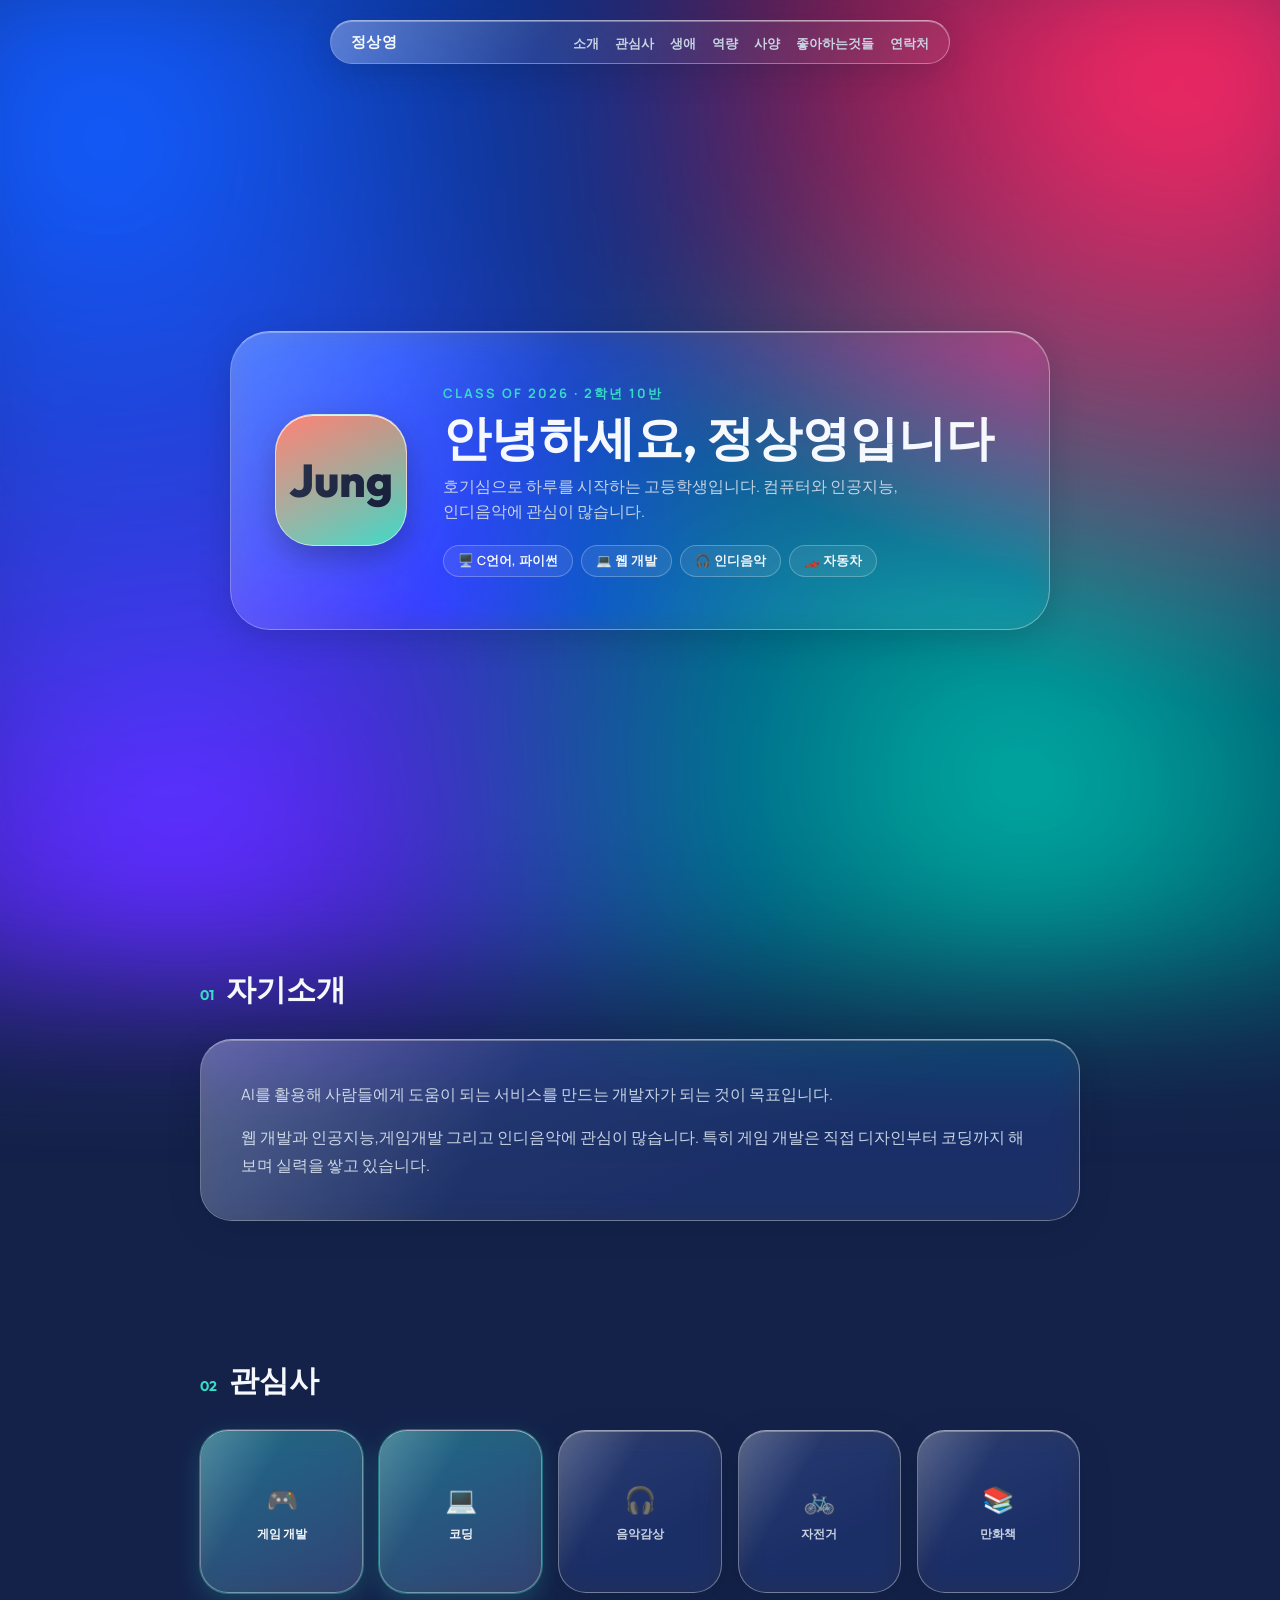
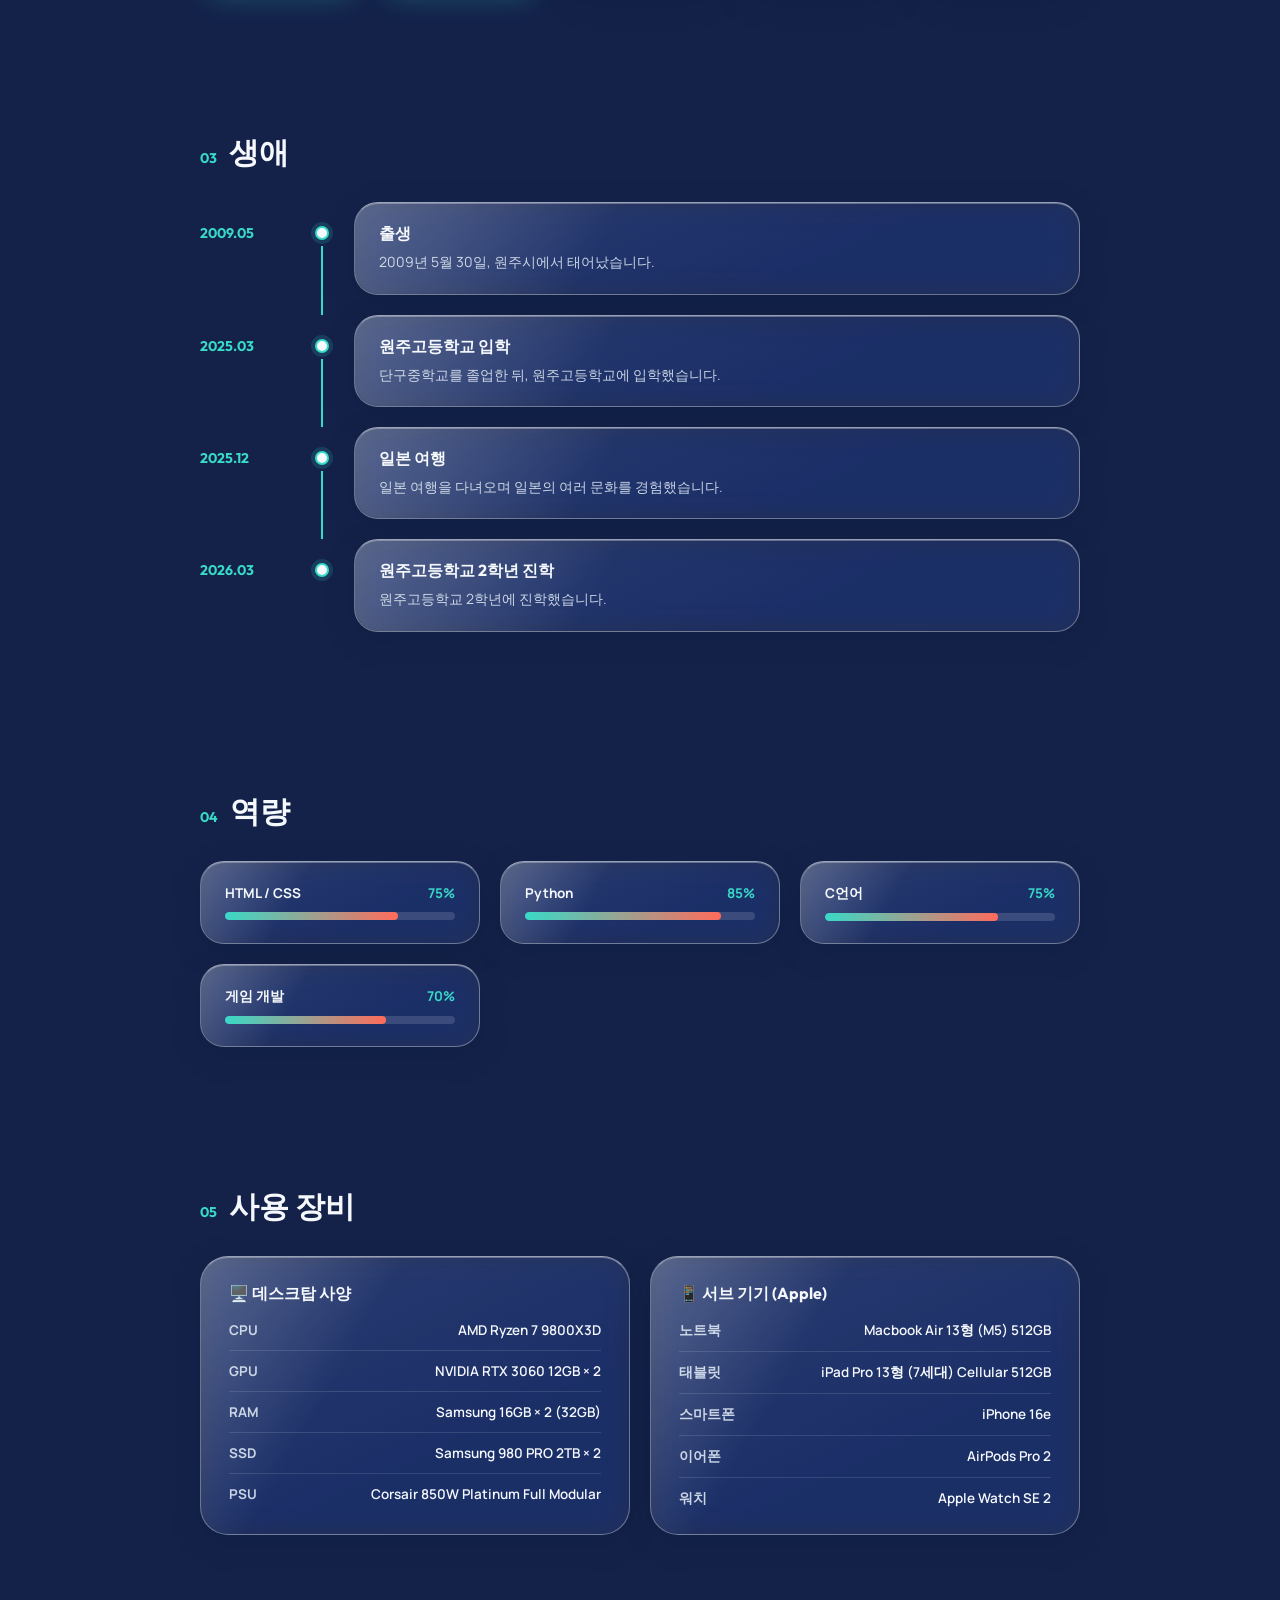
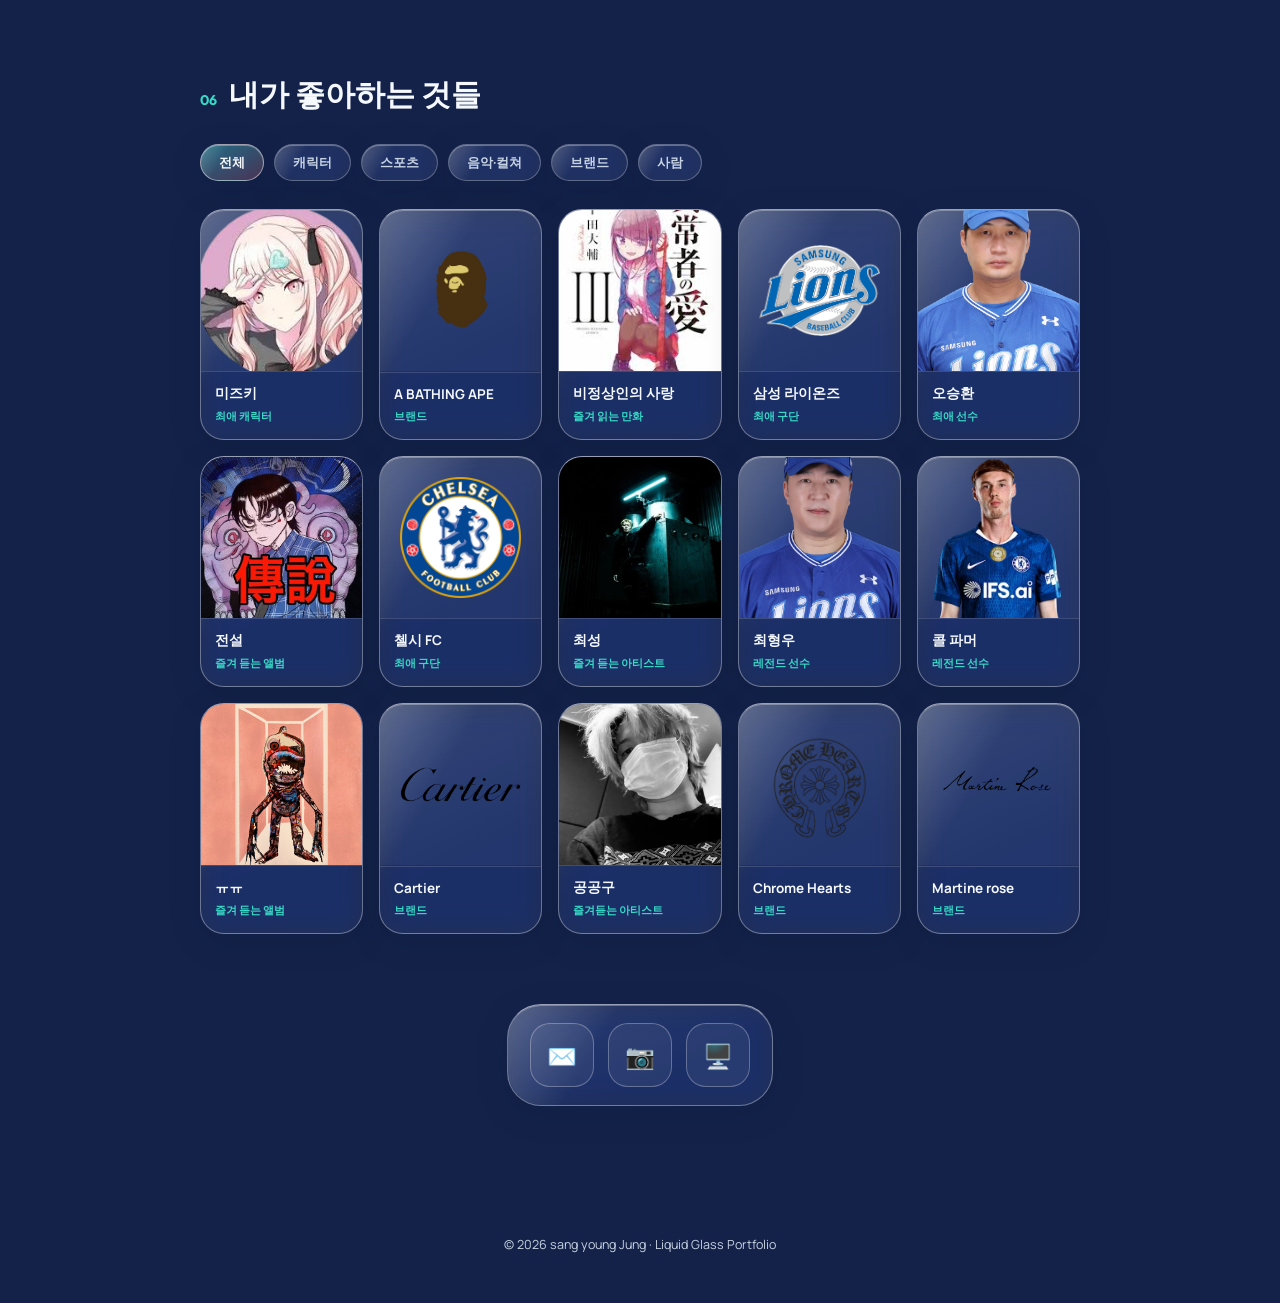
<file: index.html>
<!DOCTYPE html>
<html lang="ko">
<head>
<meta charset="UTF-8">
<meta name="viewport" content="width=device-width, initial-scale=1.0">
<title>정상영 · 자기소개</title>
<link rel="preconnect" href="https://fonts.googleapis.com">
<link href="https://fonts.googleapis.com/css2?family=Outfit:wght@400;500;600;700;800&family=Manrope:wght@400;500;600;700&display=swap" rel="stylesheet">
<style>
  :root{
    --glass-fill: rgba(255,255,255,0.06);
    --glass-fill-strong: rgba(255,255,255,0.12);
    --glass-border: rgba(255,255,255,0.35);
    --glass-shadow: rgba(6,20,45,0.18);
    --ink: #F5F8FC;
    --ink-soft: #C7D3E3;
    --coral: #FF6B5B;
    --cyan: #39D9C7;
    --indigo: #14224A;
  }

  *{ box-sizing:border-box; }
  html,body{ margin:0; padding:0; }
  html{ scroll-behavior:smooth; }

  body{
    font-family:'Manrope', -apple-system, BlinkMacSystemFont, sans-serif;
    color:var(--ink);
    min-height:100vh;
    overflow-x:hidden;
    background: var(--indigo);
  }

  /* ---------- Background: blurred aurora blobs, like the reference wallpapers ---------- */
  .bg{
    position:fixed;
    inset:0;
    z-index:-2;
    background:
      radial-gradient(circle at 15% 20%, #2A6BFF 0%, transparent 45%),
      radial-gradient(circle at 85% 15%, #FF3B6E 0%, transparent 40%),
      radial-gradient(circle at 75% 80%, #12C2B5 0%, transparent 45%),
      radial-gradient(circle at 20% 85%, #6E3BFF 0%, transparent 45%),
      linear-gradient(160deg, #0A1230 0%, #142250 55%, #0A1230 100%);
    filter:blur(60px) saturate(130%);
    transform:scale(1.2);
    animation: drift 22s ease-in-out infinite alternate;
  }
  .bg::after{
    content:'';
    position:absolute; inset:0;
    background:rgba(6,12,30,0.12);
  }
  @keyframes drift{
    0%{ transform:scale(1.2) translate(0,0) rotate(0deg); }
    100%{ transform:scale(1.3) translate(-2%,2%) rotate(4deg); }
  }

  /* ---------- Floating ambient particles ---------- */
  .particles{
    position:fixed; inset:0; z-index:-1; pointer-events:none; overflow:hidden;
  }
  .particle{
    position:absolute;
    border-radius:50%;
    background:radial-gradient(circle at 35% 30%, rgba(255,255,255,0.9), rgba(57,217,199,0.15) 70%, transparent 100%);
    opacity:0.5;
    animation:floatUp linear infinite;
  }
  @keyframes floatUp{
    0%{ transform:translateY(0) translateX(0); opacity:0; }
    10%{ opacity:0.5; }
    90%{ opacity:0.4; }
    100%{ transform:translateY(-110vh) translateX(20px); opacity:0; }
  }

  @media (prefers-reduced-motion: reduce){
    .bg, .particle, *{ animation-duration:0.001ms !important; animation-iteration-count:1 !important; transition-duration:0.001ms !important; }
  }

  /* ---------- Glass base ---------- */
  .glass{
    background: linear-gradient(155deg, var(--glass-fill-strong), var(--glass-fill) 65%);
    -webkit-backdrop-filter: blur(14px) saturate(150%);
    backdrop-filter: blur(14px) saturate(150%);
    border:1px solid var(--glass-border);
    border-top-color:rgba(255,255,255,0.55);
    box-shadow: 0 8px 32px var(--glass-shadow), inset 0 1px 0 rgba(255,255,255,0.3);
    position:relative;
    transition: box-shadow .35s ease, transform .35s ease, border-color .35s ease;
  }
  .glass::before{
    content:'';
    position:absolute; inset:0;
    border-radius:inherit;
    background:linear-gradient(120deg, rgba(255,255,255,0.22) 0%, rgba(255,255,255,0) 35%);
    pointer-events:none;
  }

  a{ color:inherit; }

  /* ---------- Top nav: control-center style capsule ---------- */
  .nav-wrap{
    position:fixed; top:20px; left:50%; transform:translateX(-50%);
    z-index:50; width:min(620px, 92vw);
    animation: navDrop .8s cubic-bezier(.2,.8,.2,1) both;
  }
  @keyframes navDrop{
    0%{ transform:translateX(-50%) translateY(-40px); opacity:0; }
    100%{ transform:translateX(-50%) translateY(0); opacity:1; }
  }
  .nav{
    border-radius:999px;
    display:flex; align-items:center; justify-content:space-between;
    padding:10px 20px;
  }
  .nav .brand{
    font-family:'Outfit', sans-serif; font-weight:700; font-size:15px; letter-spacing:0.3px;
  }
  .nav ul{
    list-style:none; display:flex; gap:16px; margin:0; padding:0;
  }
  .nav a{
    text-decoration:none; font-size:13px; font-weight:600; color:var(--ink-soft);
    transition:color .25s;
    position:relative;
    white-space:nowrap;
  }
  .nav a::after{
    content:'';
    position:absolute; left:0; bottom:-4px;
    width:0%; height:2px; border-radius:2px;
    background:var(--cyan);
    transition:width .3s ease;
  }
  .nav a:hover, .nav a:focus-visible{ color:var(--ink); outline:none; }
  .nav a:hover::after, .nav a:focus-visible::after{ width:100%; }

  section{ position:relative; z-index:1; }

  .wrap{ max-width:920px; margin:0 auto; padding:0 20px; }

  /* ---------- Hero ---------- */
  .hero{
    min-height:100vh;
    display:flex; align-items:center; justify-content:center;
    padding:120px 20px 60px;
  }
  .hero-card{
    border-radius:40px;
    padding:52px 44px;
    display:grid;
    grid-template-columns:auto 1fr;
    gap:36px;
    align-items:center;
    max-width:820px;
    width:100%;
    animation: heroIn 1s cubic-bezier(.2,.8,.2,1) both .15s;
  }
  @keyframes heroIn{
    0%{ opacity:0; transform:translateY(30px) scale(.97); }
    100%{ opacity:1; transform:translateY(0) scale(1); }
  }
  .avatar{
    width:132px; height:132px;
    border-radius:38px;
    background:linear-gradient(155deg, var(--coral), var(--cyan));
    display:flex; align-items:center; justify-content:center;
    font-family:'Outfit', sans-serif; font-weight:800; font-size:46px; color:#0A1230;
    border:1px solid rgba(255,255,255,0.6);
    box-shadow: inset 0 1px 0 rgba(255,255,255,0.8), 0 10px 30px rgba(0,0,0,0.3);
    flex-shrink:0;
    animation: avatarFloat 5s ease-in-out infinite;
  }
  @keyframes avatarFloat{
    0%,100%{ transform:translateY(0) rotate(0deg); }
    50%{ transform:translateY(-10px) rotate(-2deg); }
  }
  .hero-text .eyebrow{
    font-size:13px; font-weight:700; letter-spacing:2px; text-transform:uppercase;
    color:var(--cyan); margin-bottom:8px;
    opacity:0; animation: fadeUp .7s ease both .5s;
  }
  .hero-text h1{
    font-family:'Outfit', sans-serif; font-weight:800; font-size:clamp(32px,5vw,48px);
    margin:0 0 10px; line-height:1.1;
    opacity:0; animation: fadeUp .7s ease both .65s;
  }
  .hero-text p{
    margin:0 0 20px; color:var(--ink-soft); font-size:16px; line-height:1.6; max-width:46ch;
    opacity:0; animation: fadeUp .7s ease both .8s;
  }
  .tags{ display:flex; flex-wrap:wrap; gap:8px;
    opacity:0; animation: fadeUp .7s ease both .95s;
  }
  @keyframes fadeUp{
    0%{ opacity:0; transform:translateY(16px); }
    100%{ opacity:1; transform:translateY(0); }
  }
  .tag{
    padding:6px 14px; border-radius:999px; font-size:12.5px; font-weight:600;
    background:rgba(255,255,255,0.08); border:1px solid rgba(255,255,255,0.25);
    transition:transform .25s, background .25s;
  }
  .tag:hover{ transform:translateY(-3px); background:rgba(255,255,255,0.16); }

  /* Focus-mode style status pill, mirrors the reference control-center switch */
  .status-pill{
    margin-top:24px;
    display:flex; align-items:center; gap:14px;
    border-radius:999px;
    padding:12px 22px;
    width:fit-content;
    cursor:pointer;
    user-select:none;
  }
  .status-pill .moon{
    width:34px; height:34px; border-radius:50%;
    background:radial-gradient(circle at 35% 30%, #fff, var(--cyan) 70%);
    display:flex; align-items:center; justify-content:center; font-size:16px;
    flex-shrink:0;
  }
  .status-pill .label{ font-weight:700; font-size:15px; }
  .status-pill .sub{ font-size:12px; color:var(--ink-soft); display:block; margin-top:1px; }
  .status-pill .chev{ margin-left:auto; opacity:0.6; font-size:14px; }
  .status-pill[data-on="true"]{
    background: linear-gradient(155deg, rgba(255,120,90,0.35), rgba(255,255,255,0.14));
  }

  /* ---------- Section heading ---------- */
  .section-head{
    display:flex; align-items:baseline; gap:12px; margin-bottom:28px;
  }
  .section-head .num{ font-family:'Outfit', sans-serif; color:var(--cyan); font-weight:700; font-size:14px; }
  .section-head h2{
    font-family:'Outfit', sans-serif; font-weight:700; font-size:clamp(22px,3vw,30px); margin:0;
  }

  section.block{ padding:70px 0; }

  /* ---------- Scroll reveal ---------- */
  .reveal{
    opacity:0;
    transform:translateY(36px);
    transition: opacity .8s cubic-bezier(.2,.8,.2,1), transform .8s cubic-bezier(.2,.8,.2,1);
  }
  .reveal.in-view{
    opacity:1;
    transform:translateY(0);
  }
  .reveal-stagger.in-view > *{
    animation: fadeUp .6s cubic-bezier(.2,.8,.2,1) both;
  }
  .reveal-stagger.in-view > *:nth-child(1){ animation-delay:.05s; }
  .reveal-stagger.in-view > *:nth-child(2){ animation-delay:.12s; }
  .reveal-stagger.in-view > *:nth-child(3){ animation-delay:.19s; }
  .reveal-stagger.in-view > *:nth-child(4){ animation-delay:.26s; }
  .reveal-stagger.in-view > *:nth-child(5){ animation-delay:.33s; }
  .reveal-stagger.in-view > *:nth-child(n+6){ animation-delay:.4s; }

  /* ---------- About card ---------- */
  .about-card{
    border-radius:32px; padding:40px;
  }
  .about-card:hover{
    transform:translateY(-4px);
    box-shadow: 0 14px 40px var(--glass-shadow), inset 0 1px 0 rgba(255,255,255,0.3);
  }
  .about-card p{ color:var(--ink-soft); line-height:1.85; font-size:15.5px; margin:0 0 14px; }
  .about-card p:last-child{ margin-bottom:0; }

  /* ---------- Interests grid: circular glass icons + one pill, echoing image 1 ---------- */
  .interests{
    display:grid;
    grid-template-columns:repeat(auto-fit, minmax(110px,1fr));
    gap:16px;
  }
  .interest-orb{
    border-radius:28px;
    aspect-ratio:1/1;
    display:flex; flex-direction:column; align-items:center; justify-content:center;
    gap:8px;
    cursor:pointer;
    transition:transform .25s, background .25s, box-shadow .25s;
  }
  .interest-orb:hover, .interest-orb:focus-visible{ transform:translateY(-4px) scale(1.03); outline:none; }
  .interest-orb:active{ transform:translateY(-1px) scale(.97); }
  .interest-orb .ico{ font-size:26px; display:inline-block; transition:transform .3s ease; }
  .interest-orb:hover .ico{ transform:scale(1.15) rotate(-6deg); }
  .interest-orb .name{ font-size:12px; font-weight:700; color:var(--ink-soft); }
  .interest-orb[data-active="true"]{
    background:linear-gradient(155deg, rgba(57,217,199,0.4), rgba(255,255,255,0.15));
    box-shadow: 0 0 0 1px rgba(57,217,199,0.4), 0 8px 24px rgba(57,217,199,0.2);
  }
  .interest-orb[data-active="true"] .name{ color:var(--ink); }

  /* ---------- Timeline ---------- */
  .timeline{ display:flex; flex-direction:column; gap:0; }
  .t-item{
    display:grid; grid-template-columns:90px 24px 1fr;
    gap:0 20px;
  }
  .t-item .when{ font-family:'Outfit', sans-serif; font-weight:700; font-size:14px; color:var(--cyan); padding-top:22px; }
  .t-item .rail{ display:flex; flex-direction:column; align-items:center; }
  .t-item .dot{
    width:14px; height:14px; border-radius:50%; margin-top:24px;
    background:var(--ink); border:2px solid var(--cyan);
    box-shadow:0 0 0 4px rgba(57,217,199,0.15);
    flex-shrink:0;
    transition: box-shadow .3s ease, transform .3s ease;
  }
  .t-item.in-view .dot{
    animation: pulseDot 1.8s ease-out .1s;
  }
  @keyframes pulseDot{
    0%{ box-shadow:0 0 0 4px rgba(57,217,199,0.15); }
    50%{ box-shadow:0 0 0 10px rgba(57,217,199,0.06); }
    100%{ box-shadow:0 0 0 4px rgba(57,217,199,0.15); }
  }
  .t-item .line{ width:2px; flex:1; background:rgba(255,255,255,0.25); margin-top:6px; position:relative; overflow:hidden; }
  .t-item .line::after{
    content:'';
    position:absolute; left:0; top:0; width:100%; height:0%;
    background:var(--cyan);
    transition:height 1s ease .2s;
  }
  .t-item.in-view .line::after{ height:100%; }
  .t-item:last-child .line{ display:none; }
  .t-card{
    border-radius:24px; padding:20px 24px; margin-bottom:20px;
    opacity:0; transform:translateX(-16px);
    transition:opacity .6s ease, transform .6s ease;
  }
  .t-item.in-view .t-card{ opacity:1; transform:translateX(0); }
  .t-card:hover{ transform:translateX(4px); }
  .t-card h3{ margin:0 0 6px; font-family:'Outfit', sans-serif; font-size:16px; }
  .t-card p{ margin:0; color:var(--ink-soft); font-size:14px; line-height:1.6; }

  /* ---------- Skills ---------- */
  .skills{ display:grid; grid-template-columns:repeat(auto-fit,minmax(220px,1fr)); gap:20px; }
  .skill-card{ border-radius:24px; padding:22px 24px; }
  .skill-card:hover{ transform:translateY(-4px); }
  .skill-card .top{ display:flex; justify-content:space-between; font-size:13.5px; font-weight:700; margin-bottom:10px; }
  .skill-card .top span:last-child{ color:var(--cyan); }
  .meter{ height:8px; border-radius:999px; background:rgba(255,255,255,0.14); overflow:hidden; }
  .meter i{
    display:block; height:100%; border-radius:999px;
    background:linear-gradient(90deg, var(--cyan), var(--coral));
    width:0%;
    position:relative;
    transition:width 1.1s cubic-bezier(.2,.8,.2,1);
  }
  .meter i::after{
    content:'';
    position:absolute; inset:0;
    background:linear-gradient(90deg, transparent, rgba(255,255,255,0.6), transparent);
    transform:translateX(-100%);
    animation:shimmer 2.4s ease-in-out infinite;
    animation-play-state:paused;
  }
  .meter i.animated::after{ animation-play-state:running; }
  @keyframes shimmer{
    0%{ transform:translateX(-100%); }
    100%{ transform:translateX(220%); }
  }

  /* ---------- Specs: PC & Apple device cards ---------- */
  .specs-group{
    display:grid;
    grid-template-columns:repeat(auto-fit, minmax(260px,1fr));
    gap:20px;
  }
  .spec-card{
    border-radius:28px;
    padding:26px 28px;
  }
  .spec-card:hover{
    transform:translateY(-4px);
    box-shadow: 0 14px 40px var(--glass-shadow), inset 0 1px 0 rgba(255,255,255,0.3);
  }
  .spec-card h3{
    font-family:'Outfit', sans-serif; font-weight:700; font-size:16px;
    margin:0 0 16px; display:flex; align-items:center; gap:8px;
  }
  .spec-card ul{
    list-style:none; margin:0; padding:0;
    display:flex; flex-direction:column; gap:11px;
  }
  .spec-card li{
    display:flex; justify-content:space-between; align-items:baseline; gap:14px;
    font-size:13.5px;
    padding-bottom:11px;
    border-bottom:1px solid rgba(255,255,255,0.12);
  }
  .spec-card li:last-child{ border-bottom:none; padding-bottom:0; }
  .spec-card li .k{ color:var(--ink-soft); font-weight:700; white-space:nowrap; }
  .spec-card li .v{ font-weight:600; text-align:right; }

  /* ---------- Favorites: filter chips + glass gallery ---------- */
  .filter-row{
    display:flex; flex-wrap:wrap; gap:10px; margin-bottom:28px;
  }
  .filter-chip{
    padding:8px 18px; border-radius:999px; font-size:13px; font-weight:700;
    cursor:pointer; border:1px solid rgba(255,255,255,0.28);
    background:rgba(255,255,255,0.07); color:var(--ink-soft);
    transition:background .25s, color .25s, transform .2s;
  }
  .filter-chip:hover{ transform:translateY(-2px); }
  .filter-chip:active{ transform:translateY(0) scale(.96); }
  .filter-chip[data-active="true"]{
    background:linear-gradient(155deg, rgba(57,217,199,0.4), rgba(255,107,91,0.25));
    color:var(--ink); border-color:rgba(255,255,255,0.5);
  }

  .fav-grid{
    display:grid;
    grid-template-columns:repeat(auto-fill, minmax(150px, 1fr));
    gap:16px;
    align-items:stretch;
  }
  .fav-card{
    border-radius:24px;
    overflow:hidden;
    display:flex; flex-direction:column;
    height:100%;
    transition:transform .3s, opacity .3s, box-shadow .3s;
    animation: fadeUp .5s ease both;
  }
  .fav-card.is-hidden{
    display:none;
  }
  .fav-card:hover{ transform:translateY(-6px); box-shadow: 0 16px 34px rgba(0,0,0,0.28); }
  .fav-card .frame{
    aspect-ratio:1/1;
    position:relative;
    display:flex; align-items:center; justify-content:center;
    background:rgba(255,255,255,0.04);
    overflow:hidden;
    flex-shrink:0;
  }
  .fav-card .frame img{
    position:absolute;
    inset:0;
    width:100%; height:100%;
    display:block;
    object-fit:cover;
    object-position:center;
    transition:transform .5s ease;
  }
  .fav-card:hover .frame img{ transform:scale(1.08); }
  .fav-card[data-kind="logo"] .frame{ padding:10px; }
  .fav-card[data-kind="logo"] .frame img{
    position:relative;
    inset:auto;
    object-fit:contain;
    padding:10px;
  }
  .fav-card .cap{
    padding:12px 14px 14px;
    border-top:1px solid rgba(255,255,255,0.14);
    margin-top:auto;
  }
  .fav-card .cap .name{ font-weight:700; font-size:13.5px; display:block; }
  .fav-card .cap .cat{ font-size:11px; color:var(--cyan); font-weight:600; }

  /* ---------- Contact dock, echoing image 2's app-icon row ---------- */
  .dock-wrap{ display:flex; justify-content:center; padding:0 0 100px; }
  .dock{
    border-radius:34px;
    padding:18px 22px;
    display:flex; gap:14px;
    flex-wrap:wrap; justify-content:center;
  }
  .dock a{
    width:64px; height:64px; border-radius:20px;
    display:flex; align-items:center; justify-content:center;
    font-size:24px; text-decoration:none;
    background:rgba(255,255,255,0.06);
    border:1px solid rgba(255,255,255,0.28);
    transition:transform .25s, background .25s;
  }
  .dock a:hover, .dock a:focus-visible{
    transform:translateY(-8px) scale(1.1);
    background:rgba(255,255,255,0.14);
    outline:none;
  }
  .dock a:active{ transform:translateY(-2px) scale(1.02); }
  .dock .dtip{ font-size:9px; display:block; text-align:center; margin-top:2px; color:var(--ink-soft); }

  footer{
    text-align:center; padding:30px 20px 50px;
    color:var(--ink-soft); font-size:12.5px;
  }

  @media (max-width:640px){
    .hero-card{ grid-template-columns:1fr; text-align:center; }
    .hero-text .tags, .status-pill{ margin-left:auto; margin-right:auto; }
    .avatar{ margin:0 auto; }
    .nav ul{ gap:10px; }
    .nav a{ font-size:11.5px; }
  }
</style>
</head>
<body>

<div class="bg"></div>
<div class="particles" id="particles"></div>

<div class="nav-wrap">
  <nav class="nav glass">
    <span class="brand">정상영</span>
    <ul>
      <li><a href="#about">소개</a></li>
      <li><a href="#interests">관심사</a></li>
      <li><a href="#timeline">생애</a></li>
      <li><a href="#skills">역량</a></li>
      <li><a href="#specs">사양</a></li>
      <li><a href="#favorites">좋아하는것들</a></li>
      <li><a href="#contact">연락처</a></li>
    </ul>
  </nav>
</div>

<section class="hero">
  <div class="hero-card glass">
    <div class="avatar">Jung</div>
    <div class="hero-text">
      <div class="eyebrow">Class of 2026 · 2학년 10반</div>
      <h1>안녕하세요, 정상영입니다</h1>
      <p>호기심으로 하루를 시작하는 고등학생입니다. 컴퓨터와 인공지능, 인디음악에 관심이 많습니다.</p>
      <div class="tags">
        <span class="tag">🖥️ C언어, 파이썬</span>
        <span class="tag">💻 웹 개발</span>
        <span class="tag">🎧 인디음악</span>
        <span class="tag">🏎️ 자동차</span>
      </div>
    </div>
  </div>
</section>

<section class="block" id="about">
  <div class="wrap">
    <div class="section-head reveal"><span class="num">01</span><h2>자기소개</h2></div>
    <div class="about-card glass reveal">
        <p>AI를 활용해 사람들에게 도움이 되는 서비스를 만드는 개발자가 되는 것이 목표입니다.</p>
        <p>웹 개발과 인공지능,게임개발 그리고 인디음악에 관심이 많습니다. 특히 게임 개발은 직접 디자인부터 코딩까지 해보며 실력을 쌓고 있습니다.</p>
    </div>
  </div>
</section>

<section class="block" id="interests">
  <div class="wrap">
    <div class="section-head reveal"><span class="num">02</span><h2>관심사</h2></div>
    <div class="interests reveal reveal-stagger" id="interestGrid">
      <div class="interest-orb glass" data-active="true" tabindex="0"><span class="ico">🎮</span><span class="name">게임 개발</span></div>
      <div class="interest-orb glass" data-active="true" tabindex="0"><span class="ico">💻</span><span class="name">코딩</span></div>
      <div class="interest-orb glass" data-active="false" tabindex="0"><span class="ico">🎧</span><span class="name">음악감상</span></div>
      <div class="interest-orb glass" data-active="false" tabindex="0"><span class="ico">🚲</span><span class="name">자전거</span></div>
      <div class="interest-orb glass" data-active="false" tabindex="0"><span class="ico">📚</span><span class="name">만화책</span></div>
    </div>
  </div>
</section>

<section class="block" id="timeline">
  <div class="wrap">
    <div class="section-head reveal"><span class="num">03</span><h2>생애</h2></div>
    <div class="timeline">
      <div class="t-item">
        <div class="when">2009.05</div>
        <div class="rail"><div class="dot"></div><div class="line"></div></div>
        <div class="t-card glass"><h3>출생</h3><p>2009년 5월 30일, 원주시에서 태어났습니다.</p></div>
      </div>
      <div class="t-item">
        <div class="when">2025.03</div>
        <div class="rail"><div class="dot"></div><div class="line"></div></div>
        <div class="t-card glass"><h3>원주고등학교 입학</h3><p>단구중학교를 졸업한 뒤, 원주고등학교에 입학했습니다.</p></div>
      </div>
      <div class="t-item">
        <div class="when">2025.12</div>
        <div class="rail"><div class="dot"></div><div class="line"></div></div>
        <div class="t-card glass"><h3>일본 여행</h3><p>일본 여행을 다녀오며 일본의 여러 문화를 경험했습니다.</p></div>
      </div>
      <div class="t-item">
        <div class="when">2026.03</div>
        <div class="rail"><div class="dot"></div></div>
        <div class="t-card glass"><h3>원주고등학교 2학년 진학</h3><p>원주고등학교 2학년에 진학했습니다.</p></div>
      </div>
    </div>
  </div>
</section>

<section class="block" id="skills">
  <div class="wrap">
    <div class="section-head reveal"><span class="num">04</span><h2>역량</h2></div>
    <div class="skills reveal reveal-stagger">
      <div class="skill-card glass"><div class="top"><span>HTML / CSS</span><span>75%</span></div><div class="meter"><i data-w="75"></i></div></div>
      <div class="skill-card glass"><div class="top"><span>Python</span><span>85%</span></div><div class="meter"><i data-w="85"></i></div></div>
      <div class="skill-card glass"><div class="top"><span>C언어</span><span>75%</span></div><div class="meter"><i data-w="75"></i></div></div>
      <div class="skill-card glass"><div class="top"><span>게임 개발</span><span>70%</span></div><div class="meter"><i data-w="70"></i></div></div>
    </div>
  </div>
</section>

<section class="block" id="specs">
  <div class="wrap">
    <div class="section-head reveal"><span class="num">05</span><h2>사용 장비</h2></div>
    <div class="specs-group reveal reveal-stagger">
      <div class="spec-card glass">
        <h3>🖥️ 데스크탑 사양</h3>
        <ul>
          <li><span class="k">CPU</span><span class="v">AMD Ryzen 7 9800X3D</span></li>
          <li><span class="k">GPU</span><span class="v">NVIDIA RTX 3060 12GB × 2</span></li>
          <li><span class="k">RAM</span><span class="v">Samsung 16GB × 2 (32GB)</span></li>
          <li><span class="k">SSD</span><span class="v">Samsung 980 PRO 2TB × 2</span></li>
          <li><span class="k">PSU</span><span class="v">Corsair 850W Platinum Full Modular</span></li>
        </ul>
      </div>
      <div class="spec-card glass">
        <h3>📱 서브 기기 (Apple)</h3>
        <ul>
          <li><span class="k">노트북</span><span class="v">Macbook Air 13형 (M5) 512GB</span></li>
          <li><span class="k">태블릿</span><span class="v">iPad Pro 13형 (7세대) Cellular 512GB</span></li>
          <li><span class="k">스마트폰</span><span class="v">iPhone 16e</span></li>
          <li><span class="k">이어폰</span><span class="v">AirPods Pro 2</span></li>
          <li><span class="k">워치</span><span class="v">Apple Watch SE 2</span></li>
        </ul>
      </div>
    </div>
  </div>
</section>

<section class="block" id="favorites">
  <div class="wrap">
    <div class="section-head reveal"><span class="num">06</span><h2>내가 좋아하는 것들</h2></div>

    <div class="filter-row reveal" id="filterRow">
      <span class="filter-chip glass" data-filter="all" data-active="true">전체</span>
      <span class="filter-chip glass" data-filter="character">캐릭터</span>
      <span class="filter-chip glass" data-filter="sports">스포츠</span>
      <span class="filter-chip glass" data-filter="music">음악·컬쳐</span>
      <span class="filter-chip glass" data-filter="brand">브랜드</span>
      <span class="filter-chip glass" data-filter="people">사람</span>
    </div>

    <div class="fav-grid" id="favGrid">
      <div class="fav-card glass" data-kind="photo" data-cat="character">
        <div class="frame"><img src="Images/미즈키프로필1.png" alt="미즈키"></div>
        <div class="cap"><span class="name">미즈키</span><span class="cat">최애 캐릭터</span></div>
      </div>
      <div class="fav-card glass" data-kind="logo" data-cat="brand">
        <div class="frame"><img src="Images/베이프로고.png" alt="A BATHING APE"></div>
        <div class="cap"><span class="name">A BATHING APE</span><span class="cat">브랜드</span></div>
      </div>
      <div class="fav-card glass" data-kind="photo" data-cat="music">
        <div class="frame"><img src="Images/비정상인의사랑표지.png" alt="비정상인의 사랑"></div>
        <div class="cap"><span class="name">비정상인의 사랑</span><span class="cat">즐겨 읽는 만화</span></div>
      </div>
      <div class="fav-card glass" data-kind="logo" data-cat="sports">
        <div class="frame"><img src="Images/삼성라이온즈로고.png" alt="삼성 라이온즈"></div>
        <div class="cap"><span class="name">삼성 라이온즈</span><span class="cat">최애 구단</span></div>
      </div>
      <div class="fav-card glass" data-kind="photo" data-cat="sports">
        <div class="frame"><img src="Images/오승환프로필.png" alt="오승환"></div>
        <div class="cap"><span class="name">오승환</span><span class="cat">최애 선수</span></div>
      </div>
      <div class="fav-card glass" data-kind="photo" data-cat="music">
        <div class="frame"><img src="Images/전설앨범표지.png" alt="전설"></div>
        <div class="cap"><span class="name">전설</span><span class="cat">즐겨 듣는 앨범</span></div>
      </div>
      <div class="fav-card glass" data-kind="logo" data-cat="sports">
        <div class="frame"><img src="Images/첼시로고.png" alt="Chelsea FC"></div>
        <div class="cap"><span class="name">첼시 FC</span><span class="cat">최애 구단</span></div>
      </div>
      <div class="fav-card glass" data-kind="photo" data-cat="people">
        <div class="frame"><img src="Images/최성프로필.png" alt="최성"></div>
        <div class="cap"><span class="name">최성</span><span class="cat">즐겨 듣는 아티스트</span></div>
      </div>
      <div class="fav-card glass" data-kind="photo" data-cat="sports">
        <div class="frame"><img src="Images/최형우프로필.png" alt="최형우"></div>
        <div class="cap"><span class="name">최형우</span><span class="cat">레전드 선수</span></div>
      </div>
      <div class="fav-card glass" data-kind="photo" data-cat="sports">
        <div class="frame"><img src="Images/콜파머프로필.png" alt="콜 파머"></div>
        <div class="cap"><span class="name">콜 파머</span><span class="cat">레전드 선수</span></div>
      </div>
      <div class="fav-card glass" data-kind="photo" data-cat="music">
        <div class="frame"><img src="Images/ㅠㅠ(앨범)커버.png" alt="ㅠㅠ"></div>
        <div class="cap"><span class="name">ㅠㅠ</span><span class="cat">즐겨 듣는 앨범</span></div>
      </div>
      <div class="fav-card glass" data-kind="logo" data-cat="brand">
        <div class="frame"><img src="Images/cartier로고.png" alt="Cartier"></div>
        <div class="cap"><span class="name">Cartier</span><span class="cat">브랜드</span></div>
      </div>
      <div class="fav-card glass" data-kind="photo" data-cat="people">
        <div class="frame"><img src="Images/공공구프로필.png" alt="공공구"></div>
        <div class="cap"><span class="name">공공구</span><span class="cat">즐겨듣는 아티스트</span></div>
      </div>
      <div class="fav-card glass" data-kind="logo" data-cat="brand">
        <div class="frame"><img src="Images/chromehearts로고.png" alt="Chrome Hearts"></div>
        <div class="cap"><span class="name">Chrome Hearts</span><span class="cat">브랜드</span></div>
      </div>
      <div class="fav-card glass" data-kind="logo" data-cat="brand">
        <div class="frame"><img src="Images/martinerose로고.png" alt="Martine rose"></div>
        <div class="cap"><span class="name">Martine rose</span><span class="cat">브랜드</span></div>
      </div>
    </div>
  </div>
</section>

<div class="dock-wrap reveal" id="contact">
  <div class="dock glass">
    <a href="mailto:degg@kakao.com" aria-label="이메일">✉️</a>
    <a href="https://www.instagram.com/j.suoxo" aria-label="인스타그램">📷</a>
    <a href="https://github.com/finalbossoh" aria-label="깃허브">🖥️</a>
  </div>
</div>

<footer>© 2026 sang young Jung · Liquid Glass Portfolio</footer>

<script>
  // Ambient floating particles in the background
  (function(){
    const wrap = document.getElementById('particles');
    const count = 22;
    for(let i=0;i<count;i++){
      const p = document.createElement('div');
      p.className = 'particle';
      const size = 3 + Math.random()*6;
      p.style.width = size+'px';
      p.style.height = size+'px';
      p.style.left = Math.random()*100+'%';
      p.style.bottom = (-10 - Math.random()*20)+'px';
      p.style.animationDuration = (14 + Math.random()*14)+'s';
      p.style.animationDelay = (Math.random()*14)+'s';
      wrap.appendChild(p);
    }
  })();

  // Interest orbs toggle active state
  document.querySelectorAll('.interest-orb').forEach(orb => {
    const toggle = () => orb.setAttribute('data-active', orb.getAttribute('data-active') === 'true' ? 'false' : 'true');
    orb.addEventListener('click', toggle);
    orb.addEventListener('keydown', e => { if(e.key === 'Enter' || e.key === ' '){ e.preventDefault(); toggle(); }});
  });

  // Animate skill meters when scrolled into view (with shimmer sweep)
  const meters = document.querySelectorAll('.meter i');
  const meterIO = new IntersectionObserver(entries => {
    entries.forEach(en => {
      if(en.isIntersecting){
        en.target.style.width = en.target.dataset.w + '%';
        en.target.classList.add('animated');
        setTimeout(() => en.target.classList.remove('animated'), 2600);
        meterIO.unobserve(en.target);
      }
    });
  }, { threshold: 0.4 });
  meters.forEach(m => meterIO.observe(m));

  // Scroll reveal for sections/cards
  const revealIO = new IntersectionObserver(entries => {
    entries.forEach(en => {
      if(en.isIntersecting){
        en.target.classList.add('in-view');
        revealIO.unobserve(en.target);
      }
    });
  }, { threshold: 0.15 });
  document.querySelectorAll('.reveal').forEach(el => revealIO.observe(el));

  // Timeline items reveal + progress line, one by one
  const timelineIO = new IntersectionObserver(entries => {
    entries.forEach(en => {
      if(en.isIntersecting){
        en.target.classList.add('in-view');
        timelineIO.unobserve(en.target);
      }
    });
  }, { threshold: 0.35 });
  document.querySelectorAll('.t-item').forEach(el => timelineIO.observe(el));

  // Favorites filter chips with fade-in re-entry animation
  const chips = document.querySelectorAll('#filterRow .filter-chip');
  const favCards = document.querySelectorAll('#favGrid .fav-card');
  chips.forEach(chip => {
    chip.addEventListener('click', () => {
      chips.forEach(c => c.setAttribute('data-active', 'false'));
      chip.setAttribute('data-active', 'true');
      const filter = chip.dataset.filter;
      favCards.forEach(card => {
        const show = filter === 'all' || card.dataset.cat === filter;
        card.classList.toggle('is-hidden', !show);
        if(show){
          card.style.animation = 'none';
          void card.offsetWidth; // restart animation
          card.style.animation = '';
        }
      });
    });
  });

  // Smooth scroll for nav links
  document.querySelectorAll('.nav a').forEach(a => {
    a.addEventListener('click', e => {
      e.preventDefault();
      document.querySelector(a.getAttribute('href'))?.scrollIntoView({ behavior:'smooth', block:'start' });
    });
  });
</script>

</body>
</html>
</file>
